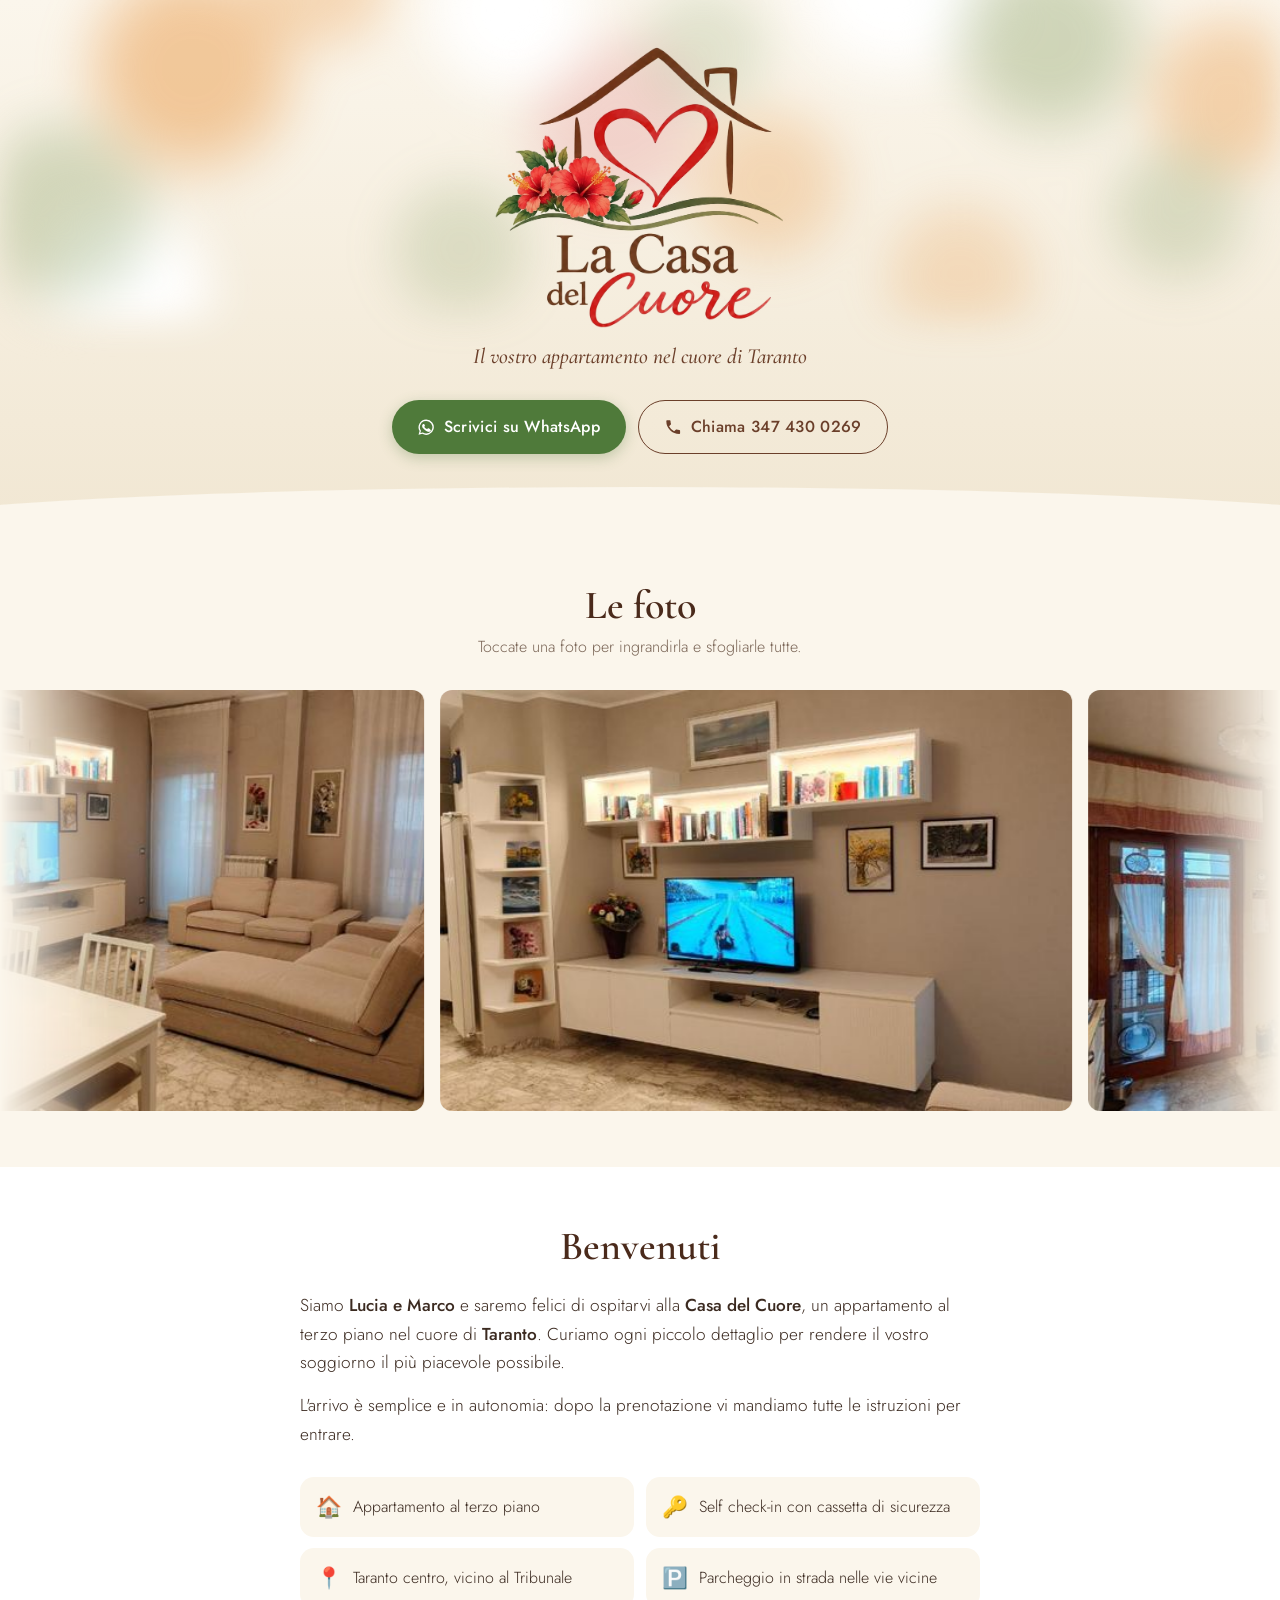
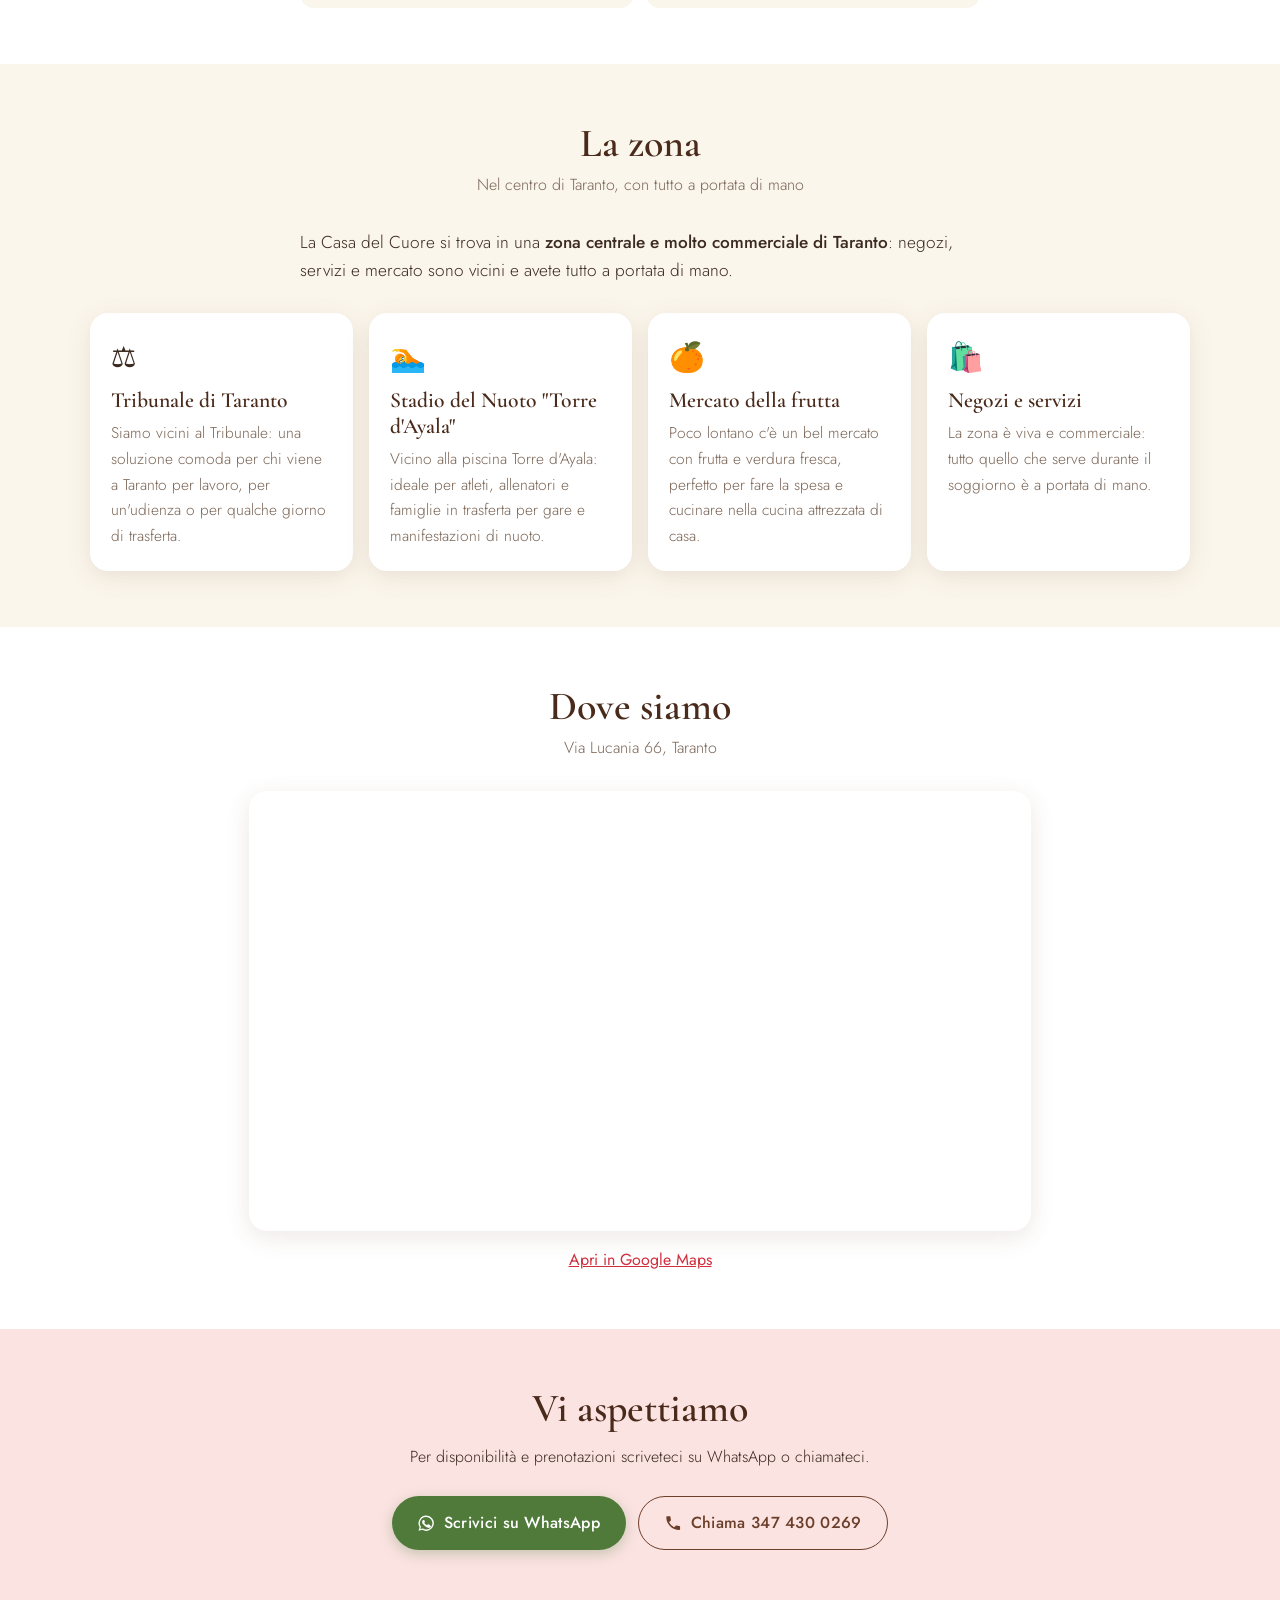
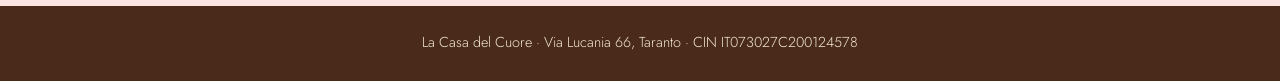
<file: index.html>
<!DOCTYPE html>
<html lang="it">

<head>
  <meta charset="UTF-8">
  <meta name="viewport" content="width=device-width, initial-scale=1.0">
  <meta name="theme-color" content="#6b3f2a">

  <title>La Casa del Cuore – Appartamento a Taranto centro, vicino al Tribunale</title>
  <meta name="description" content="Appartamento nel centro di Taranto, vicino al Tribunale e allo Stadio del Nuoto Torre d'Ayala. Zona commerciale con negozi e mercato della frutta. Self check-in.">
  <meta name="robots" content="index, follow, max-image-preview:large">
  <!-- Verifica della proprietà su Google Search Console: non rimuovere -->
  <meta name="google-site-verification" content="3lxb7MY8HZVl07bY6HdjnYQMaE005NnUSKw90w92oX8">
  <link rel="canonical" href="https://enjoy-your-stay.github.io/casa-del-cuore/">

  <!-- Anteprima quando il link viene condiviso (WhatsApp, Facebook, ...) -->
  <meta property="og:type" content="website">
  <meta property="og:locale" content="it_IT">
  <meta property="og:site_name" content="La Casa del Cuore">
  <meta property="og:title" content="La Casa del Cuore – Appartamento a Taranto centro, vicino al Tribunale">
  <meta property="og:description" content="Appartamento nel centro di Taranto, vicino al Tribunale e allo Stadio del Nuoto Torre d'Ayala. Zona commerciale con negozi e mercato della frutta. Self check-in.">
  <meta property="og:url" content="https://enjoy-your-stay.github.io/casa-del-cuore/">
  <meta property="og:image" content="https://enjoy-your-stay.github.io/casa-del-cuore/assets/img/foto/01-soggiorno.jpg">
  <meta name="twitter:card" content="summary_large_image">

  <link rel="icon" href="favicon.ico" sizes="48x48">
  <link rel="icon" href="assets/img/favicon.svg" type="image/svg+xml">
  <link rel="apple-touch-icon" href="assets/img/apple-touch-icon.png">
  <link rel="preconnect" href="https://fonts.googleapis.com">
  <link rel="preconnect" href="https://fonts.gstatic.com" crossorigin>
  <link href="https://fonts.googleapis.com/css2?family=Cormorant+Garamond:ital,wght@0,500;0,600;1,500&family=Jost:wght@300;400;500&display=swap" rel="stylesheet">
  <link rel="stylesheet" href="assets/css/site.css">

  <!-- Dati strutturati: aiutano Google a capire che è un alloggio e dove si trova -->
  <script type="application/ld+json">
  {
    "@context": "https://schema.org",
    "@type": "VacationRental",
    "name": "La Casa del Cuore",
    "description": "Appartamento nel centro di Taranto gestito da Lucia e Marco, vicino al Tribunale e allo Stadio del Nuoto Torre d'Ayala, in una zona commerciale con negozi e mercato della frutta.",
    "url": "https://enjoy-your-stay.github.io/casa-del-cuore/",
    "image": "https://enjoy-your-stay.github.io/casa-del-cuore/assets/img/foto/01-soggiorno.jpg",
    "telephone": "+39 347 430 0269",
    "address": {
      "@type": "PostalAddress",
      "streetAddress": "Via Lucania 66",
      "addressLocality": "Taranto",
      "addressRegion": "TA",
      "addressCountry": "IT"
    },
    "sameAs": ["https://www.booking.com/hotel/it/la-casa-del-cuore-taranto.it.html"]
  }
  </script>
</head>

<body>

  <header class="hero">
    <div class="hero-inner">
      <!-- Il titolo è il logo stesso: per Google e per i lettori di schermo vale il testo alternativo -->
      <h1><img class="hero-logo" src="assets/img/casa-cuore.webp" alt="La Casa del Cuore" width="756" height="737"></h1>
      <p class="hero-tagline">Il vostro appartamento nel cuore di Taranto</p>
      <div class="hero-actions">
        <a class="btn btn-wa" href="https://wa.me/393474300269" target="_blank" rel="noopener"><svg viewBox="0 0 24 24" aria-hidden="true"><path fill="currentColor" d="M12 2a10 10 0 0 0-8.6 15.1L2 22l5-1.3A10 10 0 1 0 12 2zm0 18.2c-1.5 0-3-.4-4.3-1.2l-.3-.2-3 .8.8-2.9-.2-.3A8.2 8.2 0 1 1 12 20.2zm4.5-6.1c-.2-.1-1.5-.7-1.7-.8-.2-.1-.4-.1-.6.1l-.8 1c-.1.2-.3.2-.5.1a6.7 6.7 0 0 1-3.3-2.9c-.2-.4.2-.4.7-1.3.1-.2 0-.3 0-.4l-.8-1.8c-.2-.5-.4-.4-.6-.4h-.5a1 1 0 0 0-.7.3c-.2.3-1 1-1 2.3s1 2.7 1.2 2.9c.1.2 2 3 4.8 4.2 1.8.8 2.5.8 3.4.7.5-.1 1.5-.6 1.8-1.2.2-.6.2-1.1.1-1.2l-.5-.3z"/></svg>Scrivici su WhatsApp</a>
        <a class="btn btn-ghost" href="tel:+393474300269"><svg viewBox="0 0 24 24" aria-hidden="true"><path fill="currentColor" d="M6.6 10.8a15.2 15.2 0 0 0 6.6 6.6l2.2-2.2c.3-.3.7-.4 1-.2 1.1.4 2.3.6 3.6.6.6 0 1 .4 1 1V20c0 .6-.4 1-1 1A17 17 0 0 1 3 4c0-.6.4-1 1-1h3.5c.6 0 1 .4 1 1 0 1.3.2 2.5.6 3.6.1.3 0 .7-.2 1l-2.3 2.2z"/></svg>Chiama 347 430 0269</a>
      </div>
    </div>
  </header>

  <main>

    <section class="section" id="foto" aria-labelledby="foto-title">
      <h2 id="foto-title">Le foto</h2>
      <p class="section-lead">Toccate una foto per ingrandirla e sfogliarle tutte.</p>

      <!--
        GALLERIA. Ogni foto è un <a> verso l'immagine grande con dentro la miniatura;
        assets/js/gallery.js la trasforma in un nastro che scorre da solo.
        Il blocco tra GALLERY:START e GALLERY:END viene rigenerato da
        tools/prepare_photos.py: per aggiungere foto usate lo script.
      -->
      <div class="carousel">
      <ul class="gallery">
        <!-- GALLERY:START -->
        <li><a href="assets/img/foto/01-soggiorno.jpg" data-caption="Soggiorno"><img src="assets/img/foto/thumb/01-soggiorno.jpg" srcset="assets/img/foto/thumb/01-soggiorno.jpg 640w, assets/img/foto/01-soggiorno.jpg 1024w" sizes="50vw" alt="Soggiorno" loading="lazy"></a></li>
        <li><a href="assets/img/foto/02-soggiorno-con-tv-e-libreria.jpg" data-caption="Soggiorno con TV e libreria"><img src="assets/img/foto/thumb/02-soggiorno-con-tv-e-libreria.jpg" srcset="assets/img/foto/thumb/02-soggiorno-con-tv-e-libreria.jpg 640w, assets/img/foto/02-soggiorno-con-tv-e-libreria.jpg 1024w" sizes="50vw" alt="Soggiorno con TV e libreria" loading="lazy"></a></li>
        <li><a href="assets/img/foto/03-cucina.jpg" data-caption="Cucina"><img src="assets/img/foto/thumb/03-cucina.jpg" srcset="assets/img/foto/thumb/03-cucina.jpg 640w, assets/img/foto/03-cucina.jpg 1024w" sizes="50vw" alt="Cucina" loading="lazy"></a></li>
        <li><a href="assets/img/foto/04-cucina-attrezzata.jpg" data-caption="Cucina attrezzata"><img src="assets/img/foto/thumb/04-cucina-attrezzata.jpg" srcset="assets/img/foto/thumb/04-cucina-attrezzata.jpg 640w, assets/img/foto/04-cucina-attrezzata.jpg 1024w" sizes="50vw" alt="Cucina attrezzata" loading="lazy"></a></li>
        <li><a href="assets/img/foto/05-cucina-con-forno.jpg" data-caption="Cucina con forno"><img src="assets/img/foto/thumb/05-cucina-con-forno.jpg" srcset="assets/img/foto/thumb/05-cucina-con-forno.jpg 360w, assets/img/foto/05-cucina-con-forno.jpg 432w" sizes="50vw" alt="Cucina con forno" loading="lazy"></a></li>
        <li><a href="assets/img/foto/06-camera-matrimoniale.jpg" data-caption="Camera matrimoniale"><img src="assets/img/foto/thumb/06-camera-matrimoniale.jpg" srcset="assets/img/foto/thumb/06-camera-matrimoniale.jpg 640w, assets/img/foto/06-camera-matrimoniale.jpg 1024w" sizes="50vw" alt="Camera matrimoniale" loading="lazy"></a></li>
        <li><a href="assets/img/foto/07-camera-con-due-letti-singoli.jpg" data-caption="Camera con due letti singoli"><img src="assets/img/foto/thumb/07-camera-con-due-letti-singoli.jpg" srcset="assets/img/foto/thumb/07-camera-con-due-letti-singoli.jpg 640w, assets/img/foto/07-camera-con-due-letti-singoli.jpg 1024w" sizes="50vw" alt="Camera con due letti singoli" loading="lazy"></a></li>
        <li><a href="assets/img/foto/08-zona-studio-con-scrivania-e-tv.jpg" data-caption="Zona studio con scrivania e TV"><img src="assets/img/foto/thumb/08-zona-studio-con-scrivania-e-tv.jpg" srcset="assets/img/foto/thumb/08-zona-studio-con-scrivania-e-tv.jpg 640w, assets/img/foto/08-zona-studio-con-scrivania-e-tv.jpg 1024w" sizes="50vw" alt="Zona studio con scrivania e TV" loading="lazy"></a></li>
        <li><a href="assets/img/foto/09-angolo-scrivania.jpg" data-caption="Angolo scrivania"><img src="assets/img/foto/thumb/09-angolo-scrivania.jpg" srcset="assets/img/foto/thumb/09-angolo-scrivania.jpg 480w, assets/img/foto/09-angolo-scrivania.jpg 576w" sizes="50vw" alt="Angolo scrivania" loading="lazy"></a></li>
        <li><a href="assets/img/foto/10-ingresso.jpg" data-caption="Ingresso"><img src="assets/img/foto/thumb/10-ingresso.jpg" srcset="assets/img/foto/thumb/10-ingresso.jpg 360w, assets/img/foto/10-ingresso.jpg 432w" sizes="50vw" alt="Ingresso" loading="lazy"></a></li>
        <li><a href="assets/img/foto/11-bagno.jpg" data-caption="Bagno"><img src="assets/img/foto/thumb/11-bagno.jpg" srcset="assets/img/foto/thumb/11-bagno.jpg 480w, assets/img/foto/11-bagno.jpg 576w" sizes="50vw" alt="Bagno" loading="lazy"></a></li>
        <li><a href="assets/img/foto/12-bagno-con-lavabo-in-pietra.jpg" data-caption="Bagno con lavabo in pietra"><img src="assets/img/foto/thumb/12-bagno-con-lavabo-in-pietra.jpg" srcset="assets/img/foto/thumb/12-bagno-con-lavabo-in-pietra.jpg 480w, assets/img/foto/12-bagno-con-lavabo-in-pietra.jpg 576w" sizes="50vw" alt="Bagno con lavabo in pietra" loading="lazy"></a></li>
        <li><a href="assets/img/foto/13-secondo-bagno-con-doccia.jpg" data-caption="Secondo bagno con doccia"><img src="assets/img/foto/thumb/13-secondo-bagno-con-doccia.jpg" srcset="assets/img/foto/thumb/13-secondo-bagno-con-doccia.jpg 480w, assets/img/foto/13-secondo-bagno-con-doccia.jpg 576w" sizes="50vw" alt="Secondo bagno con doccia" loading="lazy"></a></li>
        <li><a href="assets/img/foto/14-secondo-bagno.jpg" data-caption="Secondo bagno"><img src="assets/img/foto/thumb/14-secondo-bagno.jpg" srcset="assets/img/foto/thumb/14-secondo-bagno.jpg 480w, assets/img/foto/14-secondo-bagno.jpg 576w" sizes="50vw" alt="Secondo bagno" loading="lazy"></a></li>
        <li><a href="assets/img/foto/15-secondo-bagno-con-mobile-lavabo.jpg" data-caption="Secondo bagno con mobile lavabo"><img src="assets/img/foto/thumb/15-secondo-bagno-con-mobile-lavabo.jpg" srcset="assets/img/foto/thumb/15-secondo-bagno-con-mobile-lavabo.jpg 480w, assets/img/foto/15-secondo-bagno-con-mobile-lavabo.jpg 576w" sizes="50vw" alt="Secondo bagno con mobile lavabo" loading="lazy"></a></li>
        <!-- GALLERY:END -->
      </ul>
      </div>
    </section>

    <section class="section section-tinted" aria-labelledby="casa-title">
      <h2 id="casa-title">Benvenuti</h2>
      <div class="intro">
        <p>Siamo <strong>Lucia e Marco</strong> e saremo felici di ospitarvi alla <strong>Casa del Cuore</strong>,
          un appartamento al terzo piano nel cuore di <strong>Taranto</strong>. Curiamo ogni piccolo dettaglio per
          rendere il vostro soggiorno il più piacevole possibile.</p>
        <p>L'arrivo è semplice e in autonomia: dopo la prenotazione vi mandiamo tutte le istruzioni per entrare.</p>
      </div>
      <ul class="facts">
        <li><span class="facts-icon" aria-hidden="true">🏠</span><span>Appartamento al terzo piano</span></li>
        <li><span class="facts-icon" aria-hidden="true">🔑</span><span>Self check-in con cassetta di sicurezza</span></li>
        <li><span class="facts-icon" aria-hidden="true">📍</span><span>Taranto centro, vicino al Tribunale</span></li>
        <li><span class="facts-icon" aria-hidden="true">🅿️</span><span>Parcheggio in strada nelle vie vicine</span></li>
      </ul>
    </section>

    <section class="section" id="zona" aria-labelledby="zona-title">
      <h2 id="zona-title">La zona</h2>
      <p class="section-lead">Nel centro di Taranto, con tutto a portata di mano</p>
      <div class="intro">
        <p>La Casa del Cuore si trova in una <strong>zona centrale e molto commerciale di Taranto</strong>:
          negozi, servizi e mercato sono vicini e avete tutto a portata di mano.</p>
      </div>
      <ul class="places">
        <li>
          <span class="places-icon" aria-hidden="true">⚖️</span>
          <h3>Tribunale di Taranto</h3>
          <p>Siamo vicini al Tribunale: una soluzione comoda per chi viene a Taranto per lavoro,
            per un'udienza o per qualche giorno di trasferta.</p>
        </li>
        <li>
          <span class="places-icon" aria-hidden="true">🏊</span>
          <h3>Stadio del Nuoto "Torre d'Ayala"</h3>
          <p>Vicino alla piscina Torre d'Ayala: ideale per atleti, allenatori e famiglie
            in trasferta per gare e manifestazioni di nuoto.</p>
        </li>
        <li>
          <span class="places-icon" aria-hidden="true">🍊</span>
          <h3>Mercato della frutta</h3>
          <p>Poco lontano c'è un bel mercato con frutta e verdura fresca, perfetto per fare la spesa
            e cucinare nella cucina attrezzata di casa.</p>
        </li>
        <li>
          <span class="places-icon" aria-hidden="true">🛍️</span>
          <h3>Negozi e servizi</h3>
          <p>La zona è viva e commerciale: tutto quello che serve durante il soggiorno è a portata di mano.</p>
        </li>
      </ul>
    </section>

    <section class="section section-tinted" id="dove" aria-labelledby="dove-title">
      <h2 id="dove-title">Dove siamo</h2>
      <p class="section-lead">Via Lucania 66, Taranto</p>
      <div class="map">
        <iframe title="Mappa: La Casa del Cuore, Via Lucania 66, Taranto"
          src="https://www.google.com/maps?q=Via+Lucania+66+Taranto&output=embed"
          loading="lazy" referrerpolicy="no-referrer-when-downgrade"></iframe>
      </div>
      <p class="center"><a href="https://www.google.com/maps/search/?api=1&query=Via+Lucania+66+Taranto" target="_blank" rel="noopener">Apri in Google Maps</a></p>
    </section>

    <section class="section cta" aria-labelledby="cta-title">
      <h2 id="cta-title">Vi aspettiamo</h2>
      <p>Per disponibilità e prenotazioni scriveteci su WhatsApp o chiamateci.</p>
      <div class="hero-actions">
        <a class="btn btn-wa" href="https://wa.me/393474300269" target="_blank" rel="noopener"><svg viewBox="0 0 24 24" aria-hidden="true"><path fill="currentColor" d="M12 2a10 10 0 0 0-8.6 15.1L2 22l5-1.3A10 10 0 1 0 12 2zm0 18.2c-1.5 0-3-.4-4.3-1.2l-.3-.2-3 .8.8-2.9-.2-.3A8.2 8.2 0 1 1 12 20.2zm4.5-6.1c-.2-.1-1.5-.7-1.7-.8-.2-.1-.4-.1-.6.1l-.8 1c-.1.2-.3.2-.5.1a6.7 6.7 0 0 1-3.3-2.9c-.2-.4.2-.4.7-1.3.1-.2 0-.3 0-.4l-.8-1.8c-.2-.5-.4-.4-.6-.4h-.5a1 1 0 0 0-.7.3c-.2.3-1 1-1 2.3s1 2.7 1.2 2.9c.1.2 2 3 4.8 4.2 1.8.8 2.5.8 3.4.7.5-.1 1.5-.6 1.8-1.2.2-.6.2-1.1.1-1.2l-.5-.3z"/></svg>Scrivici su WhatsApp</a>
        <a class="btn btn-ghost" href="tel:+393474300269"><svg viewBox="0 0 24 24" aria-hidden="true"><path fill="currentColor" d="M6.6 10.8a15.2 15.2 0 0 0 6.6 6.6l2.2-2.2c.3-.3.7-.4 1-.2 1.1.4 2.3.6 3.6.6.6 0 1 .4 1 1V20c0 .6-.4 1-1 1A17 17 0 0 1 3 4c0-.6.4-1 1-1h3.5c.6 0 1 .4 1 1 0 1.3.2 2.5.6 3.6.1.3 0 .7-.2 1l-2.3 2.2z"/></svg>Chiama 347 430 0269</a>
      </div>
    </section>

  </main>

  <footer class="footer">
    <p>La Casa del Cuore · Via Lucania 66, Taranto · CIN IT073027C200124578</p>
  </footer>

  <!-- Lightbox: aperto da assets/js/gallery.js -->
  <div class="lightbox" hidden role="dialog" aria-modal="true" aria-label="Galleria foto">
    <button class="lb-btn lb-close" type="button" aria-label="Chiudi">✕</button>
    <button class="lb-btn lb-prev" type="button" aria-label="Foto precedente">‹</button>
    <figure class="lb-figure">
      <img class="lb-img" alt="">
      <figcaption class="lb-caption"></figcaption>
    </figure>
    <button class="lb-btn lb-next" type="button" aria-label="Foto successiva">›</button>
    <div class="lb-counter" aria-live="polite"></div>
  </div>

  <script src="assets/js/gallery.js"></script>
</body>

</html>
</file>
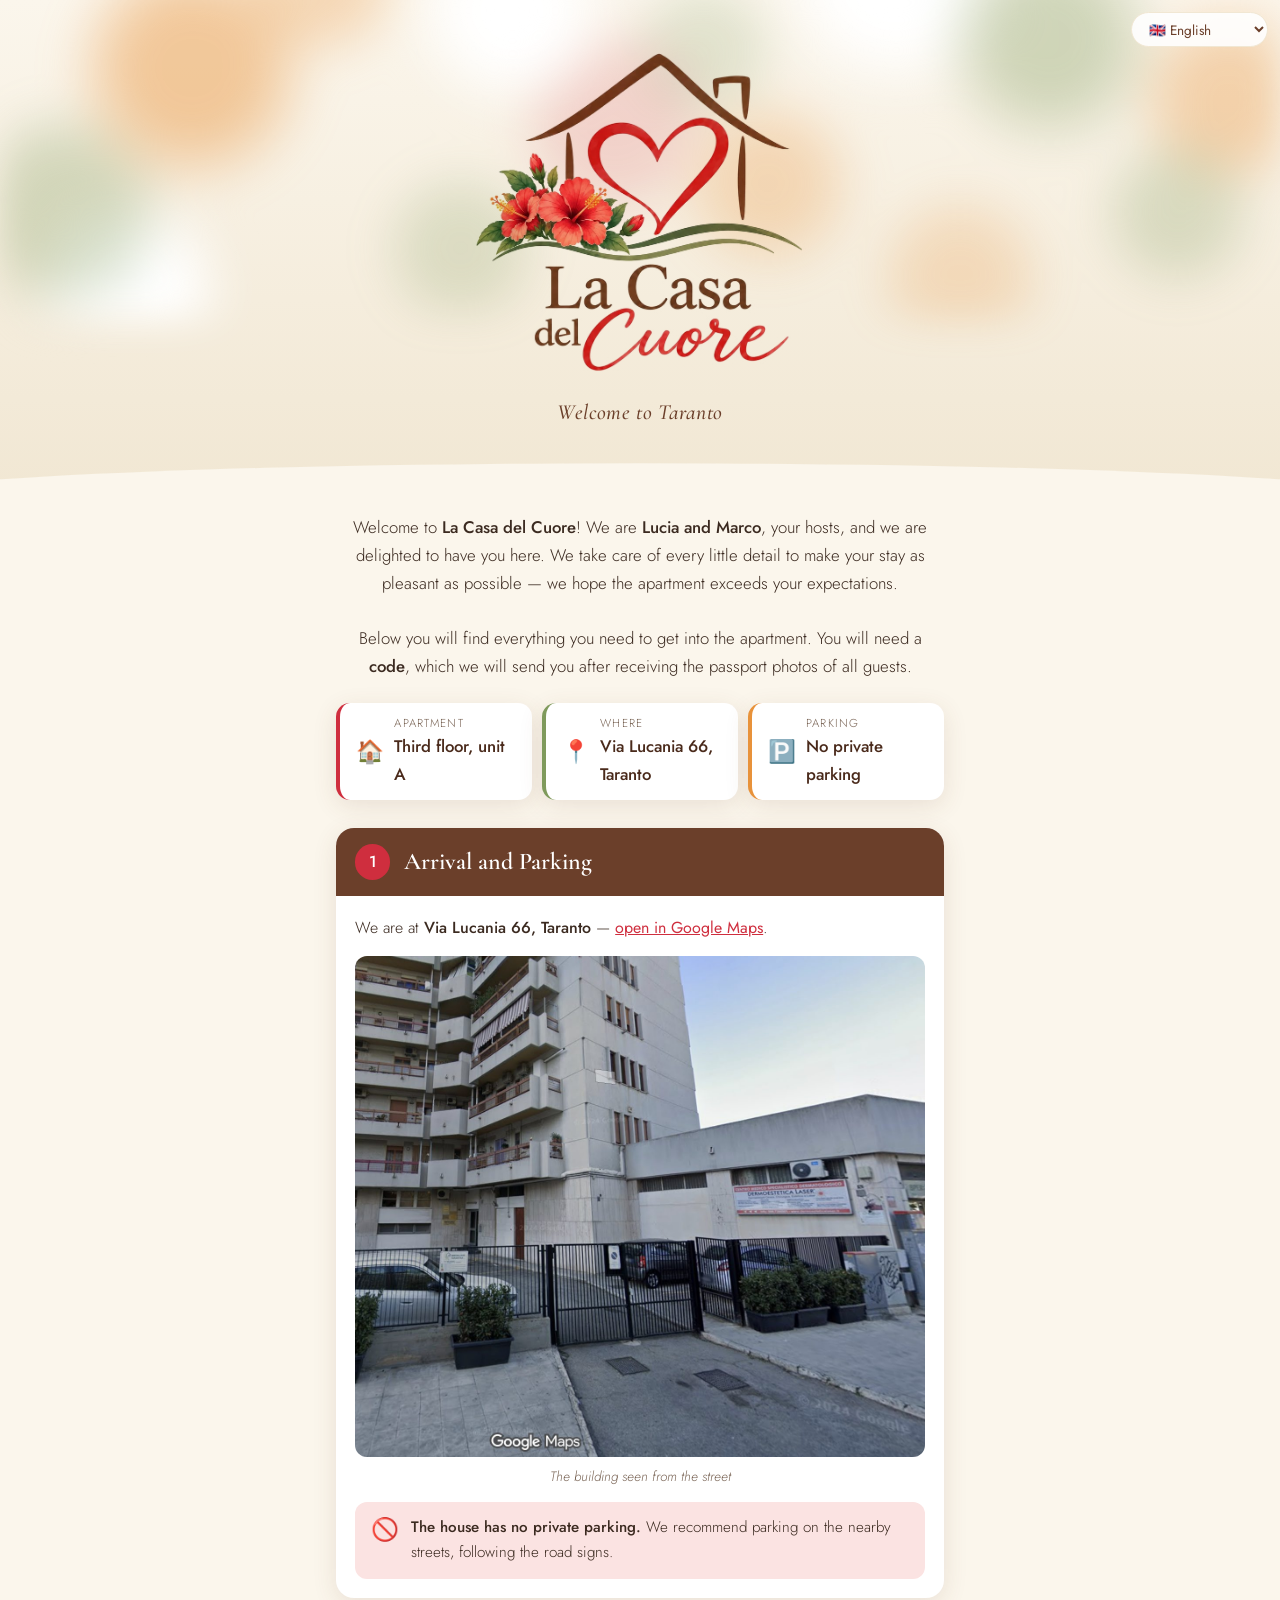
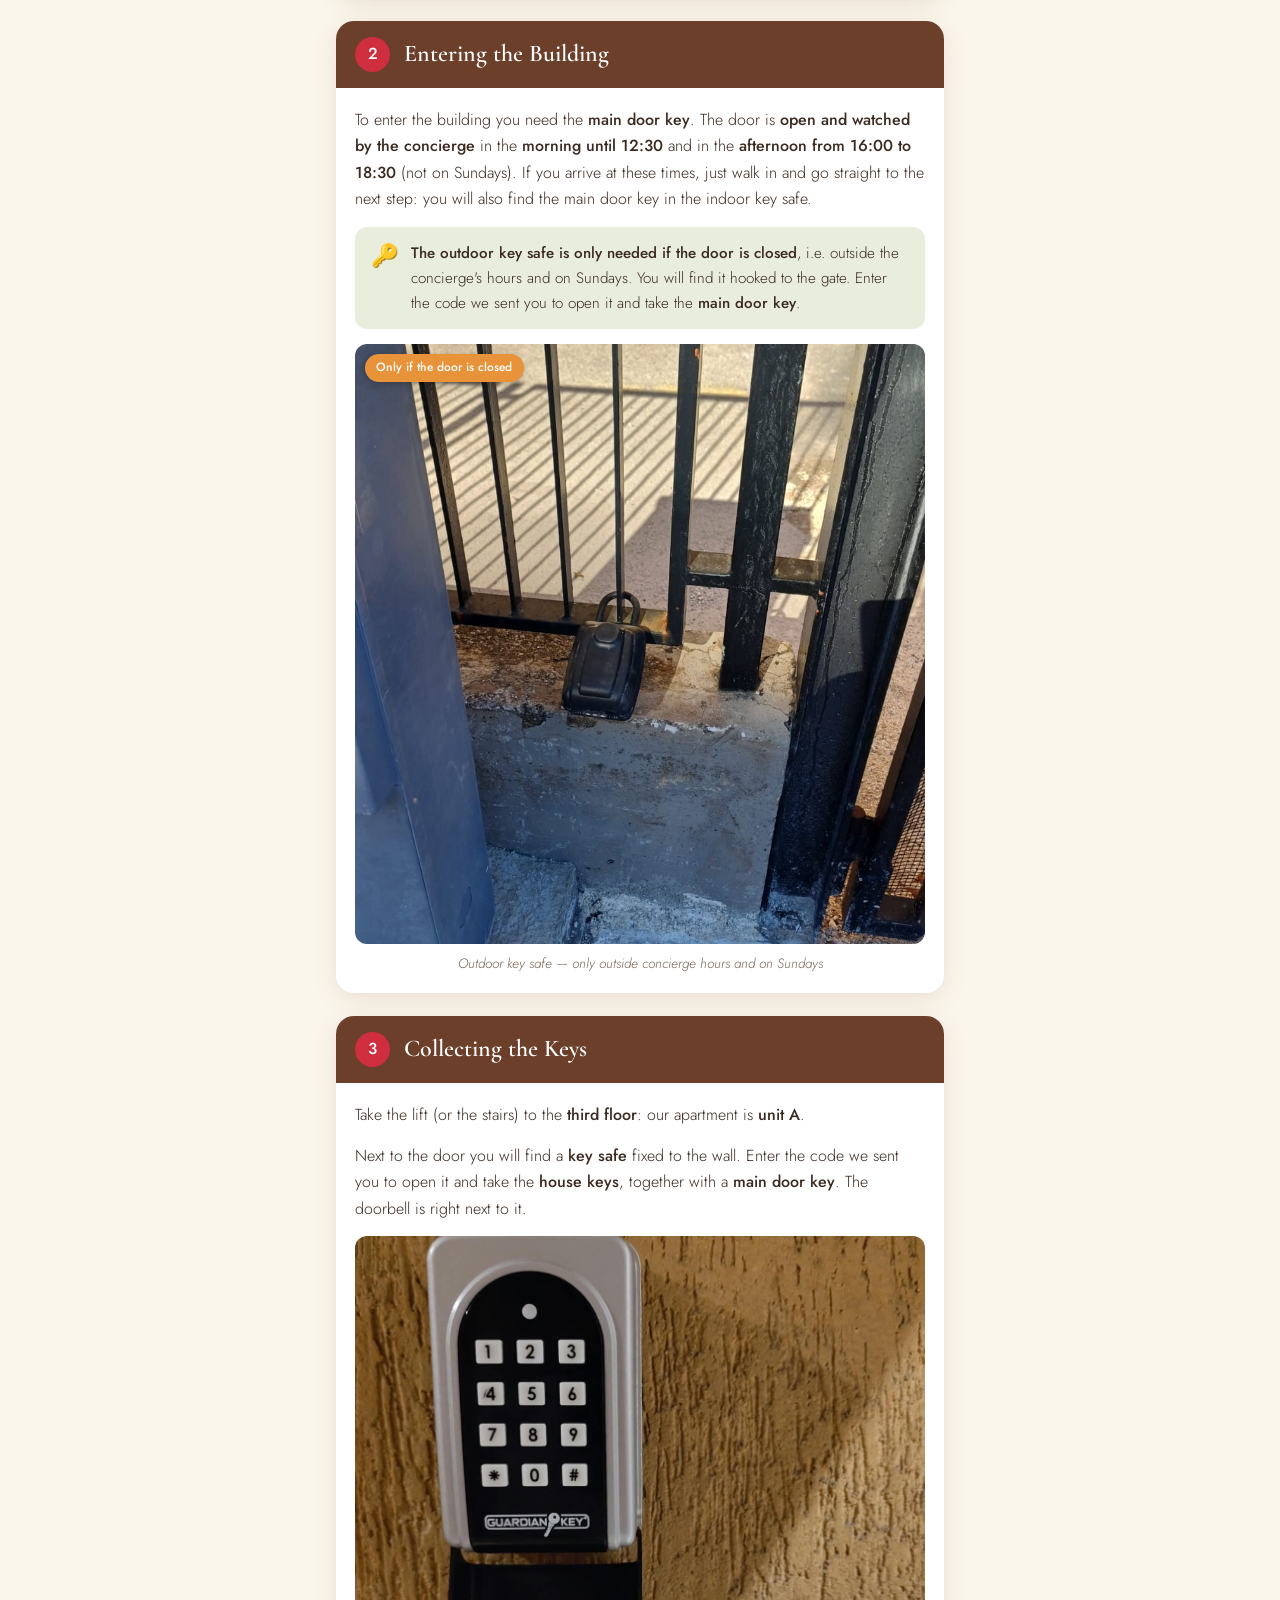
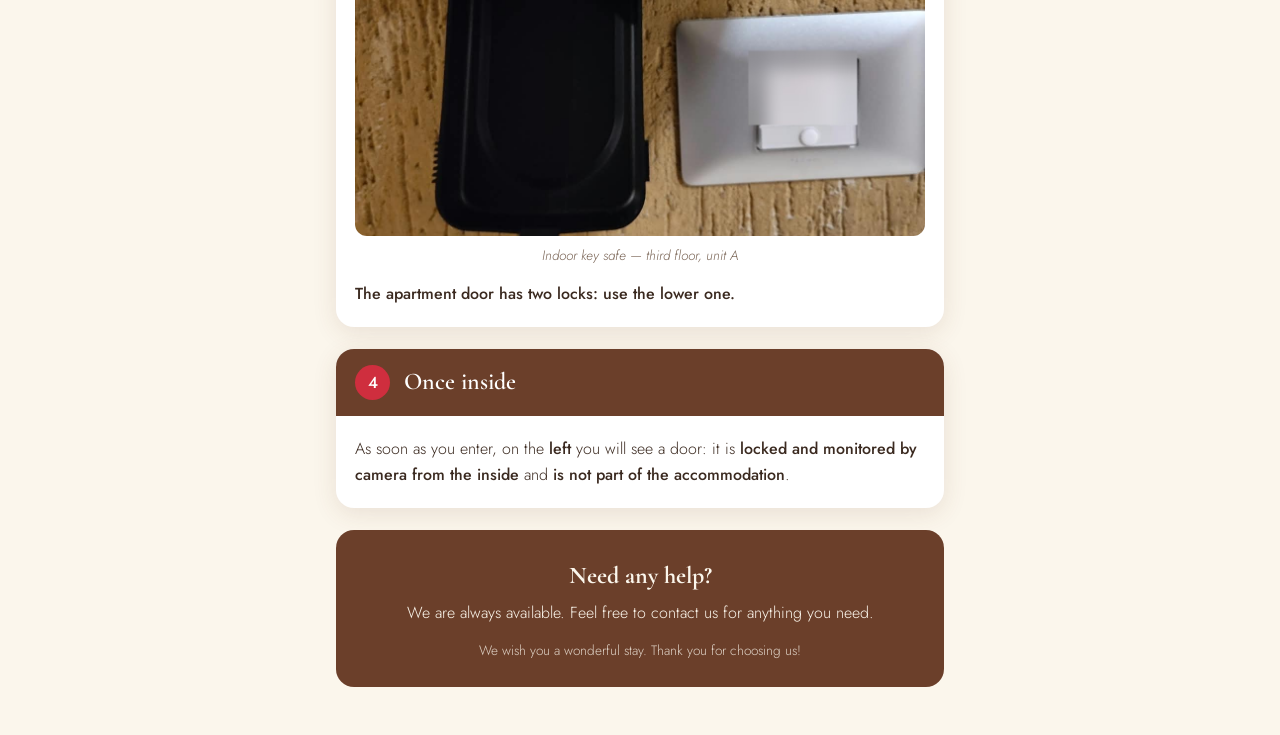
<file: instructions/index.html>
<!DOCTYPE html>
<html lang="it">

<head>
  <meta charset="UTF-8">
  <meta name="viewport" content="width=device-width, initial-scale=1.0">
  <meta name="theme-color" content="#6b3f2a">
  <!-- Pagina riservata agli ospiti: non deve comparire su Google -->
  <meta name="robots" content="noindex, nofollow, noarchive, nosnippet, noimageindex">
  <title>La Casa del Cuore – Benvenuti</title>
  <link rel="preconnect" href="https://fonts.googleapis.com">
  <link rel="preconnect" href="https://fonts.gstatic.com" crossorigin>
  <link href="https://fonts.googleapis.com/css2?family=Cormorant+Garamond:ital,wght@0,500;0,600;1,500&family=Jost:wght@300;400;500&display=swap" rel="stylesheet">
  <link rel="stylesheet" href="css/style.css">
</head>

<body>
  <!--
    PAGINA UNICA per tutte le lingue.
    Il testo qui sotto è il fallback italiano: script/i18n.js lo sostituisce con la
    lingua scelta caricando i18n/<lang>.json. Gli elementi con testo tradotto sono
    marcati con data-i18n="chiave" (contenuto) o data-i18n-alt="chiave" (attributo alt).
    Modificare i testi in i18n/it.json (e nelle altre lingue).
  -->

  <div class="lang-select-wrap">
    <select class="lang-select" aria-label="Lingua / Language">
      <option value="it">🇮🇹 Italiano</option>
    </select>
  </div>

  <header>
    <div class="logo" role="img" aria-label="Logo La Casa del Cuore" data-i18n-alt="alt_logo"></div>
    <div class="header-subtitle" data-i18n="header_subtitle">Taranto · Benvenuti</div>
  </header>

  <main hidden>

    <p class="welcome" data-i18n="welcome_html">
      Benvenuti alla <strong>Casa del Cuore</strong>! Siamo felici di ospitarvi nel cuore di Taranto. Qui sotto trovate
      tutto ciò che serve per arrivare e entrare in casa in autonomia.
    </p>

    <ul class="facts">
      <li><span class="facts-icon">🏠</span>
        <span class="facts-label" data-i18n="facts_apt_label">Appartamento</span>
        <span class="facts-value" data-i18n="facts_apt_value">Terzo piano, interno A</span></li>
      <li><span class="facts-icon">📍</span>
        <span class="facts-label" data-i18n="facts_city_label">Dove</span>
        <span class="facts-value" data-i18n="facts_city_value">Taranto</span></li>
      <li><span class="facts-icon">🅿️</span>
        <span class="facts-label" data-i18n="facts_park_label">Parcheggio</span>
        <span class="facts-value" data-i18n="facts_park_value">Nessun parcheggio privato</span></li>
    </ul>

    <section class="step">
      <div class="step-header">
        <div class="step-number">1</div>
        <h2 class="step-title" data-i18n="step1_title">Arrivo</h2>
      </div>
      <div class="step-body">
        <p data-i18n="step1_p1_html">L'appartamento si trova a <strong>Taranto</strong> — <a href="https://www.google.com/maps/search/?api=1&query=Via+Lucania+66+Taranto" target="_blank" rel="noopener">apri la posizione in Google Maps</a>.</p>
        <figure class="photo-block">
          <img src="img/vista_esterno.jpg" alt="Il palazzo visto dalla strada" data-i18n-alt="alt_building"
            loading="lazy" onerror="this.parentElement.style.display='none'">
          <figcaption data-i18n="cap_building">Il palazzo visto dalla strada</figcaption>
        </figure>
        <div class="callout">
          <div class="icon">🚫</div>
          <div class="text" data-i18n="warn_parking_html"><strong>La casa non dispone di un parcheggio privato.</strong>
            Potete parcheggiare nelle strade vicine, rispettando la segnaletica.</div>
        </div>
      </div>
    </section>

    <section class="step">
      <div class="step-header">
        <div class="step-number">2</div>
        <h2 class="step-title" data-i18n="step2_title">Il portone</h2>
      </div>
      <div class="step-body">
        <p data-i18n="step2_p1_html">Il condominio ha un portone sulla strada. <strong>Di giorno, tranne la domenica,
            il portone è aperto e sorvegliato da un portiere</strong>: entrate pure e passate direttamente al passo
          successivo.</p>
        <div class="callout callout-info">
          <div class="icon">🔑</div>
          <div class="text" data-i18n="step2_note_html"><strong>Il locker esterno vi serve solo se il portone è
              chiuso</strong>: di sera, di notte e la domenica.</div>
        </div>
        <figure class="photo-block">
          <span class="photo-badge" data-i18n="badge_out">Solo se il portone è chiuso</span>
          <img src="img/locker-esterno.jpeg" alt="Locker esterno agganciato al cancello" data-i18n-alt="alt_locker_out"
            loading="lazy" onerror="this.parentElement.style.display='none'">
          <figcaption data-i18n="cap_locker_out">Locker esterno — solo fuori orario e la domenica</figcaption>
        </figure>
      </div>
    </section>

    <section class="step">
      <div class="step-header">
        <div class="step-number">3</div>
        <h2 class="step-title" data-i18n="step3_title">L'appartamento</h2>
      </div>
      <div class="step-body">
        <p data-i18n="step3_p1_html">Salite al <strong>terzo piano</strong> e cercate l'<strong>interno A</strong>.</p>
        <p data-i18n="step3_p2_html">Accanto alla porta trovate il <strong>locker interno</strong>.</p>
        <figure class="photo-block">
          <img src="img/locker-interno.jpeg" alt="Locker interno con tastierino" data-i18n-alt="alt_locker_in"
            loading="lazy" onerror="this.parentElement.style.display='none'">
          <figcaption data-i18n="cap_locker_in">Locker interno — terzo piano, interno A</figcaption>
        </figure>
        <p data-i18n="step3_p3_html"><strong>La porta di casa ha due serrature: usate quella di sotto.</strong></p>
      </div>
    </section>

    <section class="step">
      <div class="step-header">
        <div class="step-number">4</div>
        <h2 class="step-title" data-i18n="step4_title">Una volta entrati</h2>
      </div>
      <div class="step-body">
        <p data-i18n="step4_p1_html">Appena entrati, sulla <strong>sinistra</strong> trovate una porta: è <strong>chiusa e videosorvegliata dall'interno</strong> e <strong>non fa parte della struttura</strong>.</p>
      </div>
    </section>

    <div class="contact-box">
      <h3 data-i18n="contact_title">Avete bisogno di aiuto?</h3>
      <p data-i18n="contact_p_html">Siamo a vostra disposizione su WhatsApp.</p>
      <p class="contact-footer" data-i18n="contact_footer">Vi auguriamo un soggiorno meraviglioso. Grazie per aver
        scelto la Casa del Cuore!</p>
    </div>

  </main>

  <script src="script/config.js"></script>
  <script src="script/i18n.js"></script>
</body>

</html>
</file>
<file: assets/css/site.css>
/* Palette ripresa dalla pagina delle istruzioni (instructions/css/style.css) */
:root {
  --cream:      #fbf6ec;
  --cream-deep: #f1e7d3;
  --brown:      #6b3f2a;
  --brown-deep: #4a2a1b;
  --heart:      #cf2e3e;
  --heart-soft: #fbe3e2;
  --leaf:       #7f9a5c;
  --leaf-soft:  #e8eedb;
  --orange:     #e8923a;
  --text:       #3b2a20;
  --text-light: #7a6556;
  --white:      #ffffff;
  --radius:     18px;
  --shadow:     0 6px 24px rgba(107, 63, 42, 0.12);
}

* { box-sizing: border-box; margin: 0; padding: 0; }
html { font-size: 16px; -webkit-text-size-adjust: 100%; scroll-behavior: smooth; }

body {
  font-family: 'Jost', system-ui, sans-serif;
  font-weight: 300;
  background: var(--cream);
  color: var(--text);
  line-height: 1.65;
}

a { color: var(--heart); font-weight: 400; }
strong { font-weight: 500; }
img { display: block; max-width: 100%; }

h1, h2 {
  font-family: 'Cormorant Garamond', Georgia, serif;
  font-weight: 600;
  color: var(--brown-deep);
  line-height: 1.15;
}
h1 { font-size: clamp(2.4rem, 7vw, 3.6rem); }
h2 { font-size: clamp(1.9rem, 5vw, 2.5rem); text-align: center; }

/* ── BOTTONI ── */
.btn {
  display: inline-block;
  padding: 0.8rem 1.6rem;
  border-radius: 999px;
  background: var(--heart);
  color: var(--white);
  text-decoration: none;
  font-weight: 500;
  letter-spacing: 0.02em;
  box-shadow: 0 4px 14px rgba(207, 46, 62, 0.28);
  transition: transform .15s, box-shadow .15s;
}
.btn:hover { transform: translateY(-1px); box-shadow: 0 6px 18px rgba(207, 46, 62, 0.35); }
.btn-ghost {
  background: transparent; color: var(--brown);
  border: 1.5px solid var(--brown); box-shadow: none;
}
.btn-ghost:hover { background: var(--white); box-shadow: none; }
.btn { display: inline-flex; align-items: center; gap: 0.5rem; }
.btn svg { width: 1.15em; height: 1.15em; flex: none; }
.btn-wa { background: #4f7a3a; box-shadow: 0 4px 14px rgba(79, 122, 58, 0.3); }
.btn-wa:hover { box-shadow: 0 6px 18px rgba(79, 122, 58, 0.4); }

/* ── HERO ── */
.hero {
  position: relative;
  overflow: hidden;
  background: linear-gradient(180deg, var(--cream) 0%, var(--cream-deep) 100%);
  padding: 0 16px 4.5rem;
  text-align: center;
}
/* luci sfocate in alto, con i colori già presenti nel sito */
.hero::before {
  content: '';
  position: absolute; top: -40px; left: 0; right: 0; height: 360px;
  background:
    radial-gradient(circle at 15% 30%, rgba(232, 146, 58, 0.45) 0 60px, transparent 130px),
    radial-gradient(circle at 82% 22%, rgba(127, 154, 92, 0.35) 0 50px, transparent 120px),
    radial-gradient(circle at 60% 62%, rgba(232, 146, 58, 0.28) 0 40px, transparent 100px),
    radial-gradient(circle at 92% 70%, rgba(127, 154, 92, 0.25) 0 35px, transparent 90px),
    radial-gradient(circle at 40% 14%, #ffffff 0 45px, transparent 110px),
    radial-gradient(circle at 5% 70%, rgba(127, 154, 92, 0.3) 0 55px, transparent 115px),
    radial-gradient(circle at 25% 5%, rgba(232, 146, 58, 0.3) 0 40px, transparent 95px),
    radial-gradient(circle at 70% 4%, #ffffff 0 60px, transparent 130px),
    radial-gradient(circle at 48% 45%, rgba(207, 46, 62, 0.16) 0 50px, transparent 110px),
    radial-gradient(circle at 96% 38%, rgba(232, 146, 58, 0.35) 0 45px, transparent 105px),
    radial-gradient(circle at 10% 92%, #ffffff 0 50px, transparent 110px),
    radial-gradient(circle at 36% 80%, rgba(127, 154, 92, 0.22) 0 38px, transparent 90px),
    radial-gradient(circle at 75% 88%, rgba(232, 146, 58, 0.22) 0 42px, transparent 96px),
    radial-gradient(circle at 55% 25%, rgba(127, 154, 92, 0.2) 0 34px, transparent 85px);
  filter: blur(18px);
  pointer-events: none;
}
.hero::after {
  content: '';
  position: absolute; left: 0; right: 0; bottom: -1px; height: 40px;
  background: var(--cream);
  clip-path: ellipse(60% 100% at 50% 100%);
}
.hero-inner { position: relative; max-width: 640px; margin: 0 auto; padding-top: 2.5rem; }
.hero h1 { line-height: 0; }
.hero-logo {
  width: min(70vw, 300px); height: auto;
  margin: 0 auto;
  mix-blend-mode: multiply; /* il fondo del logo si fonde con la sezione */
}
.hero-tagline {
  margin-top: 0.4rem;
  font-family: 'Cormorant Garamond', Georgia, serif;
  font-style: italic; font-weight: 500;
  font-size: 1.35rem; color: var(--brown);
}
.hero-actions {
  margin-top: 1.6rem;
  display: flex; flex-wrap: wrap; gap: 0.75rem; justify-content: center;
}

/* ── SEZIONI ── */
/* finché la galleria è vuota la sezione foto non si vede */
#foto:not(:has(.gallery li)) { display: none; }
.section { padding: 3.5rem 16px; }
.section > * { max-width: 1100px; margin-left: auto; margin-right: auto; }
.section-tinted { background: var(--white); }
.section-lead { text-align: center; color: var(--text-light); margin-top: 0.4rem; margin-bottom: 1.8rem; }
.center { text-align: center; margin-top: 1rem; }

.intro { max-width: 680px; margin-top: 1.4rem; font-size: 1.08rem; }
.intro p + p { margin-top: 0.9rem; }

.facts {
  list-style: none;
  max-width: 680px; margin-top: 1.8rem;
  display: grid; gap: 0.7rem;
  grid-template-columns: repeat(auto-fit, minmax(240px, 1fr));
}
.facts li {
  display: flex; align-items: center; gap: 0.7rem;
  background: var(--cream); border-radius: 14px;
  padding: 0.8rem 1rem;
}
.facts-icon { font-size: 1.3rem; }

/* ── GALLERIA: nastro che scorre all'infinito, due foto alla volta ── */
.section > .carousel { max-width: none; }   /* il nastro va da bordo a bordo dello schermo */
.section#foto { padding-left: 0; padding-right: 0; }
.section#foto > :not(.carousel) { padding-left: 16px; padding-right: 16px; }
.carousel {
  --gap: 10px;
  overflow: hidden;
  touch-action: pan-y;            /* in verticale scorre la pagina, in orizzontale il nastro */
  cursor: grab;
  user-select: none; -webkit-user-select: none;
  /* bordi sfumati a destra e a sinistra */
  -webkit-mask-image: linear-gradient(to right, transparent 0, #000 9%, #000 91%, transparent 100%);
          mask-image: linear-gradient(to right, transparent 0, #000 9%, #000 91%, transparent 100%);
}
.carousel.dragging { cursor: grabbing; }
.gallery {
  list-style: none;
  display: flex; gap: var(--gap);
  will-change: transform;
}
.gallery li { flex: 0 0 calc((100% - var(--gap)) / 2); }
.gallery a {
  display: block;
  border-radius: 12px; overflow: hidden;
  background: var(--cream-deep);
  aspect-ratio: 4 / 3;
}
@media (min-width: 1000px) {
  .carousel { --gap: 16px; }
  .gallery a { aspect-ratio: 3 / 2; }
}
.gallery img {
  width: 100%; height: 100%; object-fit: cover;
  -webkit-user-drag: none; user-select: none;
  transition: transform .35s ease;
}
.gallery a:hover img, .gallery a:focus-visible img { transform: scale(1.03); }
.gallery a:focus-visible { outline: 3px solid var(--heart); outline-offset: -3px; }

/* ── LA ZONA ── */
.places {
  list-style: none;
  margin-top: 1.8rem;
  display: grid; gap: 1rem;
  grid-template-columns: repeat(auto-fit, minmax(240px, 1fr));
}
.places li {
  background: var(--white);
  border-radius: var(--radius);
  box-shadow: var(--shadow);
  padding: 1.3rem 1.3rem 1.4rem;
}
.places-icon { font-size: 1.8rem; display: block; margin-bottom: 0.4rem; }
.places h3 {
  font-family: 'Cormorant Garamond', Georgia, serif;
  font-size: 1.35rem; font-weight: 600; color: var(--brown-deep);
  line-height: 1.2; margin-bottom: 0.4rem;
}
.places p { color: var(--text-light); font-size: 0.97rem; }

/* ── MAPPA ── */
.map {
  border-radius: var(--radius); overflow: hidden;
  box-shadow: var(--shadow);
  aspect-ratio: 16 / 9; max-height: 440px;
}
@media (max-width: 600px) { .map { aspect-ratio: 4 / 3; } }
.map iframe { width: 100%; height: 100%; border: 0; display: block; }

/* ── CTA / FOOTER ── */
.cta { text-align: center; background: var(--heart-soft); }
.cta p { margin: 0.8rem auto 1.5rem; }
.footer {
  text-align: center; padding: 1.6rem 16px;
  background: var(--brown-deep); color: var(--cream-deep);
  font-size: 0.9rem;
}

/* ── LIGHTBOX ── */
.lightbox {
  position: fixed; inset: 0; z-index: 100;
  background: rgba(30, 18, 11, 0.95);
  display: flex; align-items: center; justify-content: center;
  touch-action: pan-y pinch-zoom;
}
.lightbox[hidden] { display: none; }
.lb-figure {
  max-width: 100%; max-height: 100%;
  display: flex; flex-direction: column; align-items: center;
  padding: 3.5rem 0.5rem;
}
.lb-img {
  max-width: min(100vw - 1rem, 1600px);
  max-height: calc(100vh - 8rem);
  max-height: calc(100dvh - 8rem);
  object-fit: contain;
  border-radius: 6px;
  user-select: none; -webkit-user-drag: none;
  transition: opacity .2s;
}
.lb-caption {
  margin-top: 0.7rem; color: var(--cream-deep);
  text-align: center; font-size: 0.95rem;
}
.lb-btn {
  position: absolute;
  width: 48px; height: 48px; border-radius: 50%;
  border: 0; cursor: pointer;
  background: rgba(251, 246, 236, 0.15); color: var(--white);
  font-size: 1.9rem; line-height: 1;
  display: flex; align-items: center; justify-content: center;
}
.lb-btn:hover, .lb-btn:focus-visible { background: rgba(251, 246, 236, 0.3); }
.lb-close { top: 12px; right: 12px; font-size: 1.3rem; }
.lb-prev { left: 12px; top: 50%; transform: translateY(-50%); }
.lb-next { right: 12px; top: 50%; transform: translateY(-50%); }
/* su telefono si sfoglia col dito: frecce più discrete in basso */
@media (max-width: 700px) {
  .lb-prev, .lb-next { top: auto; bottom: 12px; transform: none; }
}
.lb-counter {
  position: absolute; top: 22px; left: 50%; transform: translateX(-50%);
  color: var(--cream-deep); font-size: 0.9rem; letter-spacing: 0.05em;
}
.lightbox.single .lb-prev, .lightbox.single .lb-next { display: none; }
body.lb-open { overflow: hidden; }
</file>
<file: instructions/css/style.css>
:root {
  /* Palette dal logo */
  --cream:      #fbf6ec;
  --cream-deep: #f1e7d3;
  --brown:      #6b3f2a;
  --brown-deep: #4a2a1b;
  --heart:      #cf2e3e;
  --heart-soft: #fbe3e2;
  --leaf:       #7f9a5c;
  --leaf-soft:  #e8eedb;
  --orange:     #e8923a;
  --text:       #3b2a20;
  --text-light: #7a6556;
  --white:      #ffffff;
  --radius:     18px;
  --shadow:     0 6px 24px rgba(107, 63, 42, 0.12);
}

* { box-sizing: border-box; margin: 0; padding: 0; }

html { font-size: 16px; -webkit-text-size-adjust: 100%; }

body {
  font-family: 'Jost', system-ui, sans-serif;
  font-weight: 300;
  background: var(--cream);
  color: var(--text);
  line-height: 1.65;
  min-height: 100vh;
}

a { color: var(--heart); font-weight: 400; }
strong { font-weight: 500; }

/* ── LINGUA ── */
.lang-select-wrap {
  position: absolute; top: 12px; right: 12px; z-index: 2;
}
.lang-select {
  font: 400 0.85rem 'Jost', sans-serif;
  color: var(--brown);
  background: rgba(255, 255, 255, 0.9);
  border: 1px solid var(--cream-deep);
  border-radius: 999px;
  padding: 0.35rem 0.8rem;
}

/* ── HEADER ── */
header {
  text-align: center;
  padding: 2.8rem 1.25rem 4.2rem;
  background: linear-gradient(180deg, var(--cream) 0%, var(--cream-deep) 100%);
  position: relative;
  overflow: hidden;
}
header > * { position: relative; }
/* luci sfocate in alto, con i colori già presenti nel sito */
header::before {
  content: '';
  position: absolute; top: -40px; left: 0; right: 0; height: 360px;
  background:
    radial-gradient(circle at 15% 30%, rgba(232, 146, 58, 0.45) 0 60px, transparent 130px),
    radial-gradient(circle at 82% 22%, rgba(127, 154, 92, 0.35) 0 50px, transparent 120px),
    radial-gradient(circle at 60% 62%, rgba(232, 146, 58, 0.28) 0 40px, transparent 100px),
    radial-gradient(circle at 92% 70%, rgba(127, 154, 92, 0.25) 0 35px, transparent 90px),
    radial-gradient(circle at 40% 14%, #ffffff 0 45px, transparent 110px),
    radial-gradient(circle at 5% 70%, rgba(127, 154, 92, 0.3) 0 55px, transparent 115px),
    radial-gradient(circle at 25% 5%, rgba(232, 146, 58, 0.3) 0 40px, transparent 95px),
    radial-gradient(circle at 70% 4%, #ffffff 0 60px, transparent 130px),
    radial-gradient(circle at 48% 45%, rgba(207, 46, 62, 0.16) 0 50px, transparent 110px),
    radial-gradient(circle at 96% 38%, rgba(232, 146, 58, 0.35) 0 45px, transparent 105px),
    radial-gradient(circle at 10% 92%, #ffffff 0 50px, transparent 110px),
    radial-gradient(circle at 36% 80%, rgba(127, 154, 92, 0.22) 0 38px, transparent 90px),
    radial-gradient(circle at 75% 88%, rgba(232, 146, 58, 0.22) 0 42px, transparent 96px),
    radial-gradient(circle at 55% 25%, rgba(127, 154, 92, 0.2) 0 34px, transparent 85px);
  filter: blur(18px);
  pointer-events: none;
}
header::after {
  content: '';
  position: absolute; left: 0; right: 0; bottom: -1px; height: 36px;
  background: var(--cream);
  clip-path: ellipse(60% 100% at 50% 100%);
}
.logo {
  width: min(86vw, 340px);
  aspect-ratio: 756 / 737;
  margin: 0 auto;
  background: url('../img/casa-cuore.webp') center / contain no-repeat;
  mix-blend-mode: multiply; /* il fondo del logo si fonde con l'header */
}
.header-subtitle {
  margin-top: 1.2rem;
  font-family: 'Cormorant Garamond', Georgia, serif;
  font-style: italic; font-weight: 500;
  font-size: 1.35rem;
  color: var(--brown);
  letter-spacing: 0.03em;
}

/* ── MAIN ── */
main {
  max-width: 640px;
  margin: 0 auto;
  padding: 0.5rem 1rem 3rem;
}

.welcome {
  font-size: 1.05rem;
  text-align: center;
  padding: 0.5rem 0.5rem 1.4rem;
}

/* ── FACTS ── */
.facts {
  list-style: none;
  display: grid; gap: 0.6rem;
  margin-bottom: 1.8rem;
}
.facts li {
  display: grid;
  grid-template-columns: 2rem 1fr;
  grid-template-areas: "i l" "i v";
  column-gap: 0.4rem;
  background: var(--white);
  border-radius: 14px;
  padding: 0.7rem 1rem;
  box-shadow: var(--shadow);
  border-left: 4px solid var(--heart);
}
.facts li:nth-child(2) { border-left-color: var(--leaf); }
.facts li:nth-child(3) { border-left-color: var(--orange); }
.facts-icon  { grid-area: i; font-size: 1.4rem; align-self: center; }
.facts-label { grid-area: l; font-size: 0.72rem; text-transform: uppercase; letter-spacing: 0.1em; color: var(--text-light); }
.facts-value { grid-area: v; font-weight: 500; font-size: 1.05rem; color: var(--brown-deep); }

/* ── STEP ── */
.step {
  background: var(--white);
  border-radius: var(--radius);
  box-shadow: var(--shadow);
  margin-bottom: 1.4rem;
  overflow: hidden;
}
.step-header {
  display: flex; align-items: center; gap: 0.85rem;
  padding: 1rem 1.2rem;
  background: var(--brown);
  color: var(--white);
}
.step-number {
  flex: none;
  width: 2.2rem; height: 2.2rem;
  display: grid; place-items: center;
  border-radius: 50%;
  background: var(--heart);
  font-weight: 500;
}
.step-title {
  font-family: 'Cormorant Garamond', Georgia, serif;
  font-weight: 600; font-size: 1.5rem; line-height: 1.2;
}
.step-body { padding: 1.2rem; }
.step-body > * + * { margin-top: 0.9rem; }

/* ── CALLOUT ── */
.callout {
  display: flex; gap: 0.75rem; align-items: flex-start;
  background: var(--heart-soft);
  border-radius: 12px;
  padding: 0.85rem 1rem;
  font-size: 0.95rem;
}
.callout-info { background: var(--leaf-soft); }
.callout .icon { font-size: 1.4rem; line-height: 1.3; }

/* ── FOTO ── */
.photo-block { position: relative; }
.photo-block img {
  display: block; width: 100%; height: auto;
  max-height: 520px; object-fit: cover;
  border-radius: 12px;
}
.photo-block figcaption {
  margin-top: 0.5rem;
  text-align: center; font-size: 0.85rem; font-style: italic;
  color: var(--text-light);
}
.photo-badge {
  position: absolute; top: 10px; left: 10px; z-index: 1;
  background: var(--orange); color: var(--white);
  font-size: 0.75rem; font-weight: 500;
  padding: 0.25rem 0.7rem; border-radius: 999px;
  box-shadow: 0 2px 8px rgba(0, 0, 0, 0.25);
}

/* ── CONTATTI ── */
.contact-box {
  text-align: center;
  background: var(--brown);
  color: var(--cream);
  border-radius: var(--radius);
  padding: 1.6rem 1.2rem;
}
.contact-box h3 { font-family: 'Cormorant Garamond', Georgia, serif; font-size: 1.5rem; margin-bottom: 0.3rem; }
.contact-box a { color: var(--orange); }
.contact-footer { margin-top: 0.8rem; font-size: 0.85rem; opacity: 0.8; }
[hidden] { display: none !important; }

@media (min-width: 700px) {
  .facts { grid-template-columns: repeat(3, 1fr); }
  .photo-block img { max-height: 600px; }
}
</file>
